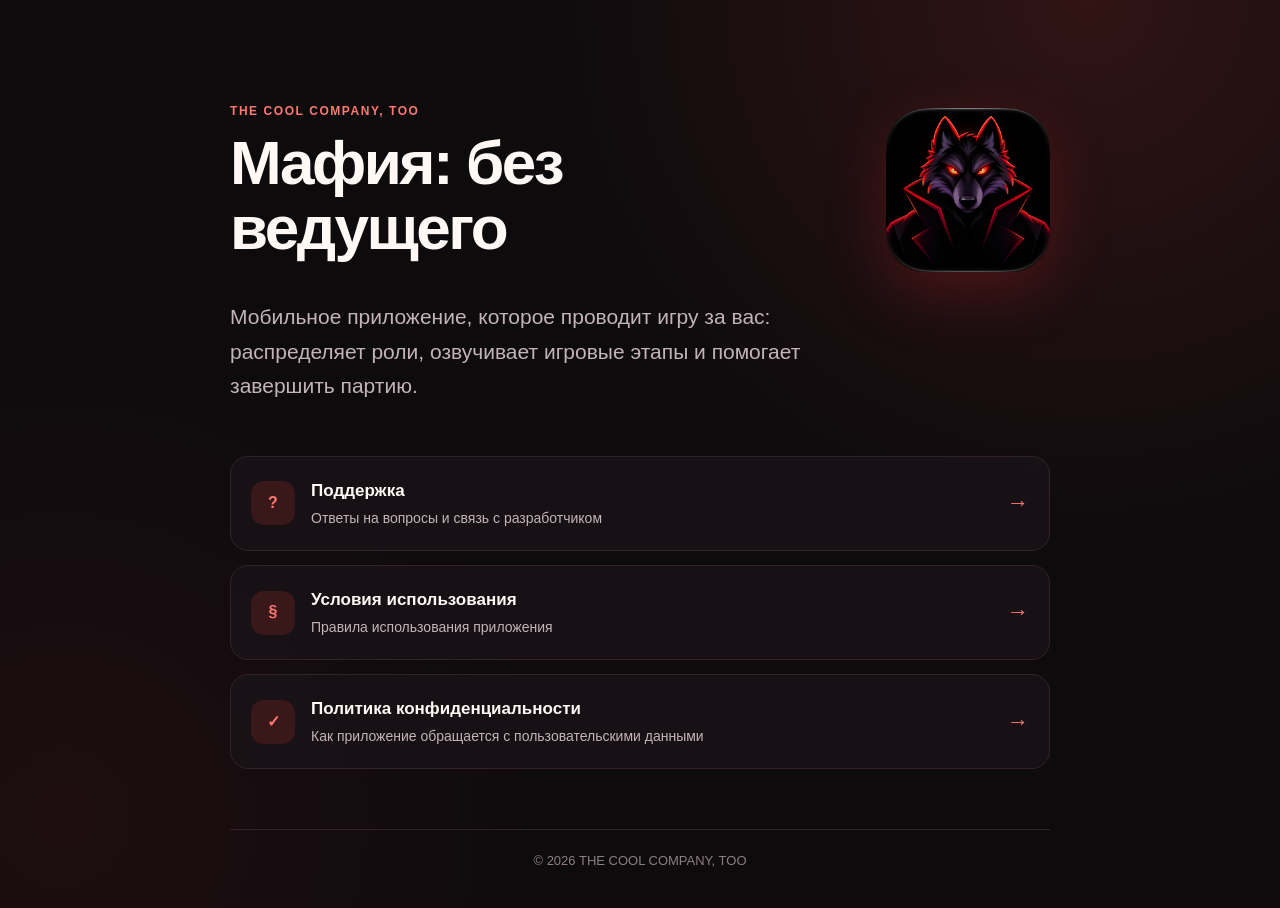
<file: index.html>
<!doctype html>
<html lang="ru">
<head>
  <meta charset="utf-8">
  <meta name="viewport" content="width=device-width, initial-scale=1">
  <meta name="description" content="Официальные страницы приложения «Мафия: без ведущего». Поддержка, условия использования и политика конфиденциальности.">
  <title>Мафия: без ведущего</title>
  <link rel="icon" type="image/png" href="assets/favicon.png">
  <link rel="apple-touch-icon" href="assets/apple-touch-icon.png">
  <link rel="stylesheet" href="assets/styles.css">
</head>
<body>
  <main class="shell">
    <section class="hero">
      <div class="hero-heading">
        <div>
          <p class="eyebrow">THE COOL COMPANY, TOO</p>
          <h1>Мафия: без ведущего</h1>
        </div>
        <img class="app-icon" src="assets/app-icon.png" alt="Иконка приложения «Мафия: без ведущего»" width="1024" height="1024">
      </div>
      <p class="lead">Мобильное приложение, которое проводит игру за вас: распределяет роли, озвучивает игровые этапы и помогает завершить партию.</p>
    </section>

    <section class="cards" aria-label="Документы и помощь">
      <a class="card" href="support/">
        <span class="card-icon" aria-hidden="true">?</span>
        <span>
          <strong>Поддержка</strong>
          <small>Ответы на вопросы и связь с разработчиком</small>
        </span>
        <span class="arrow" aria-hidden="true">→</span>
      </a>

      <a class="card" href="terms/">
        <span class="card-icon" aria-hidden="true">§</span>
        <span>
          <strong>Условия использования</strong>
          <small>Правила использования приложения</small>
        </span>
        <span class="arrow" aria-hidden="true">→</span>
      </a>

      <a class="card" href="privacy/">
        <span class="card-icon" aria-hidden="true">✓</span>
        <span>
          <strong>Политика конфиденциальности</strong>
          <small>Как приложение обращается с пользовательскими данными</small>
        </span>
        <span class="arrow" aria-hidden="true">→</span>
      </a>
    </section>

    <footer class="home-footer">© 2026 THE COOL COMPANY, TOO</footer>
  </main>
</body>
</html>
</file>
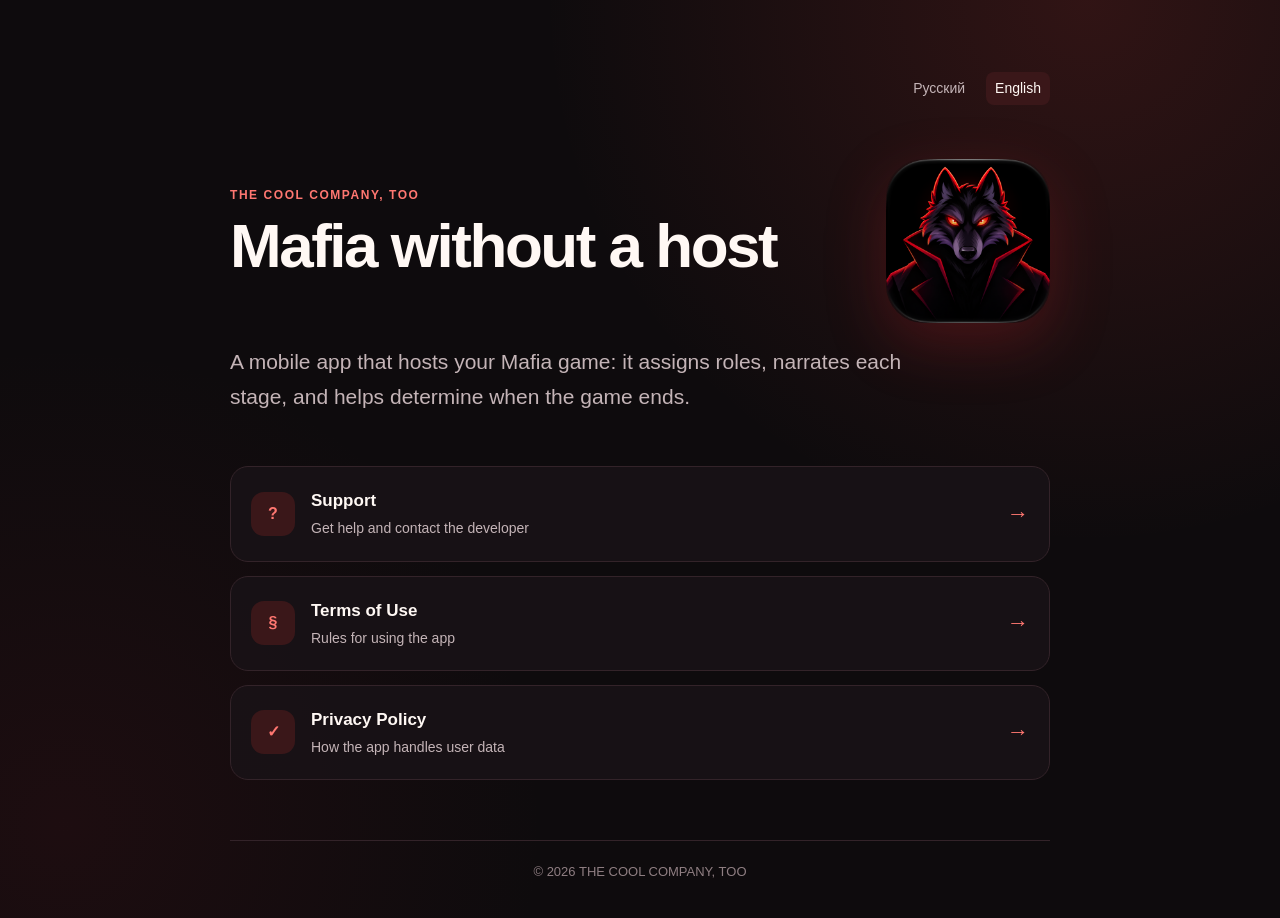
<file: en/index.html>
<!doctype html>
<html lang="en">
<head>
  <meta charset="utf-8">
  <meta name="viewport" content="width=device-width, initial-scale=1">
  <meta name="description" content="Official pages for Mafia without a host: support, terms of use, and privacy policy.">
  <title>Mafia without a host</title>
  <link rel="canonical" href="https://varb.github.io/mafia/en/">
  <link rel="alternate" hreflang="ru" href="https://varb.github.io/mafia/ru/">
  <link rel="alternate" hreflang="en" href="https://varb.github.io/mafia/en/">
  <link rel="icon" type="image/png" href="../assets/favicon.png">
  <link rel="apple-touch-icon" href="../assets/apple-touch-icon.png">
  <link rel="stylesheet" href="../assets/styles.css">
</head>
<body>
  <main class="shell">
    <nav class="language-switch" aria-label="Language"><a href="../ru/" lang="ru">Русский</a><a href="../en/" lang="en" aria-current="page">English</a></nav>
    <section class="hero">
      <div class="hero-heading">
        <div>
          <p class="eyebrow">THE COOL COMPANY, TOO</p>
          <h1>Mafia without a host</h1>
        </div>
        <img class="app-icon" src="../assets/app-icon.png" alt="Mafia without a host app icon" width="1024" height="1024">
      </div>
      <p class="lead">A mobile app that hosts your Mafia game: it assigns roles, narrates each stage, and helps determine when the game ends.</p>
    </section>

    <section class="cards" aria-label="Documents and help">
      <a class="card" href="support/">
        <span class="card-icon" aria-hidden="true">?</span>
        <span><strong>Support</strong><small>Get help and contact the developer</small></span>
        <span class="arrow" aria-hidden="true">→</span>
      </a>
      <a class="card" href="terms/">
        <span class="card-icon" aria-hidden="true">§</span>
        <span><strong>Terms of Use</strong><small>Rules for using the app</small></span>
        <span class="arrow" aria-hidden="true">→</span>
      </a>
      <a class="card" href="privacy/">
        <span class="card-icon" aria-hidden="true">✓</span>
        <span><strong>Privacy Policy</strong><small>How the app handles user data</small></span>
        <span class="arrow" aria-hidden="true">→</span>
      </a>
    </section>
    <footer class="home-footer">© 2026 THE COOL COMPANY, TOO</footer>
  </main>
</body>
</html>
</file>
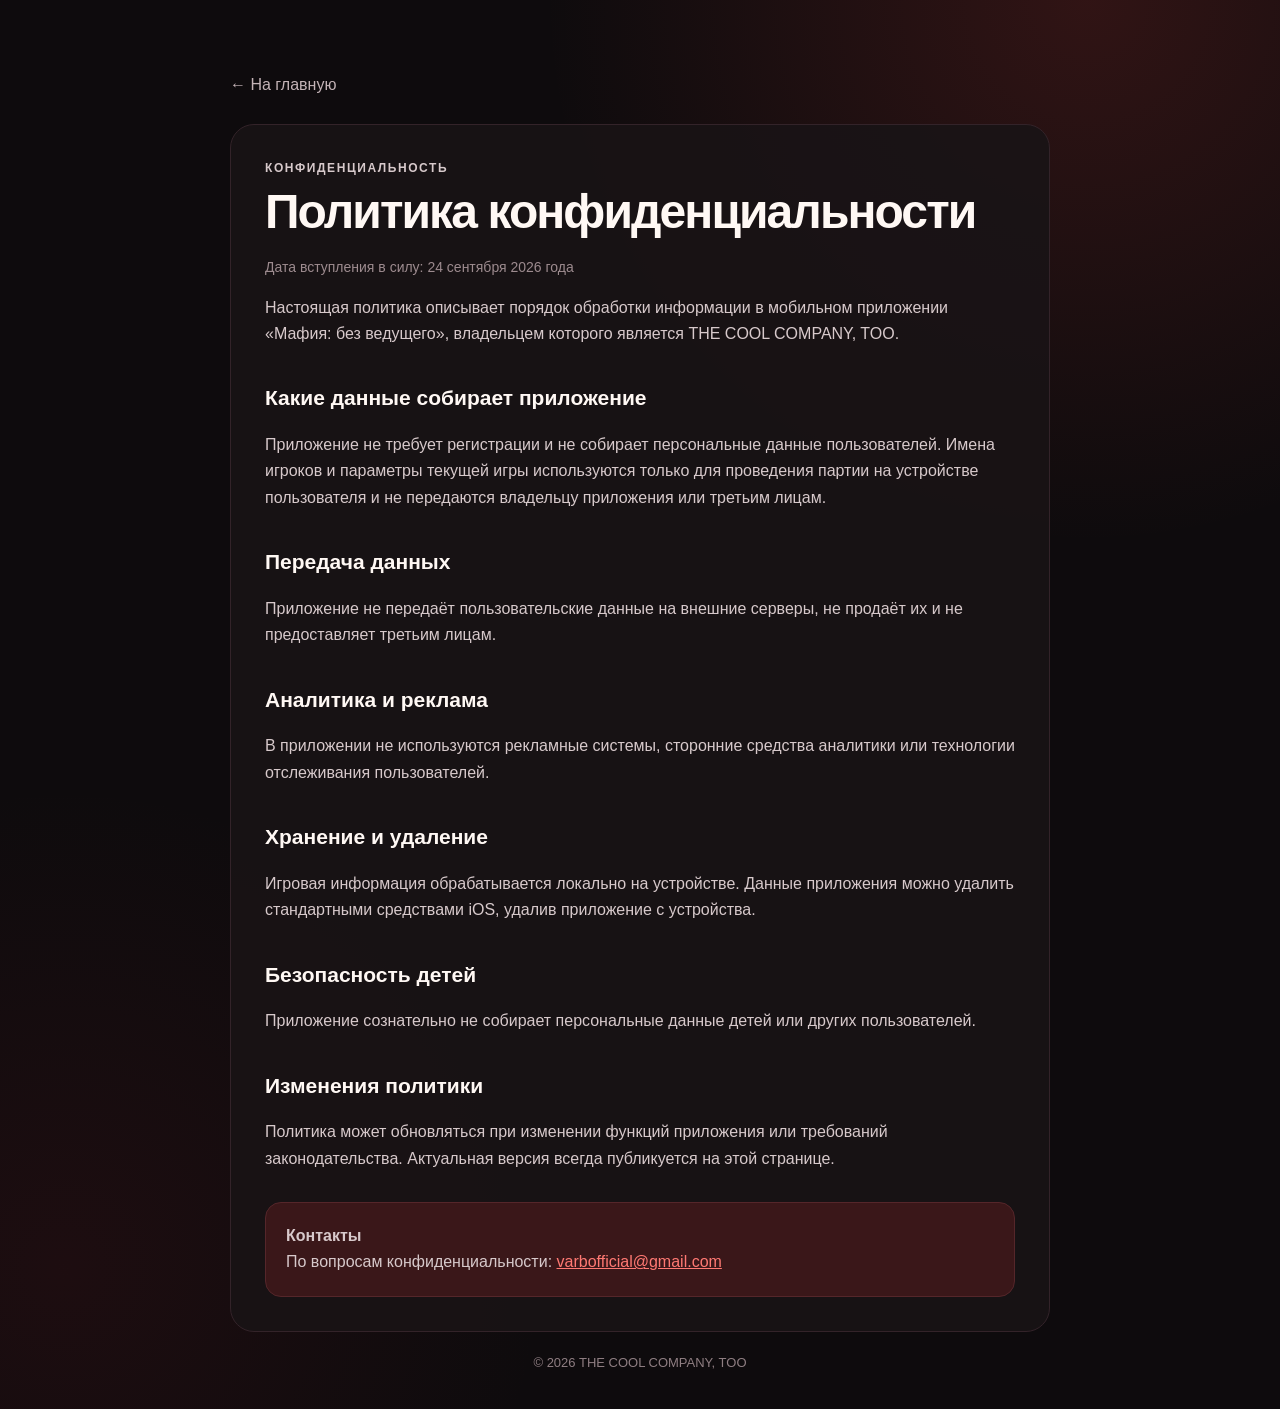
<file: privacy/index.html>
<!doctype html>
<html lang="ru">
<head>
  <meta charset="utf-8">
  <meta name="viewport" content="width=device-width, initial-scale=1">
  <meta name="description" content="Политика конфиденциальности приложения «Мафия: без ведущего».">
  <title>Политика конфиденциальности — Мафия: без ведущего</title>
  <link rel="icon" type="image/png" href="../assets/favicon.png">
  <link rel="apple-touch-icon" href="../assets/apple-touch-icon.png">
  <link rel="stylesheet" href="../assets/styles.css">
</head>
<body>
  <main class="shell">
    <a class="back" href="../">← На главную</a>
    <article class="document">
      <p class="eyebrow">Конфиденциальность</p>
      <h1>Политика конфиденциальности</h1>
      <p class="updated">Дата вступления в силу: 24 сентября 2026 года</p>

      <p>Настоящая политика описывает порядок обработки информации в мобильном приложении «Мафия: без ведущего», владельцем которого является THE COOL COMPANY, TOO.</p>

      <h2>Какие данные собирает приложение</h2>
      <p>Приложение не требует регистрации и не собирает персональные данные пользователей. Имена игроков и параметры текущей игры используются только для проведения партии на устройстве пользователя и не передаются владельцу приложения или третьим лицам.</p>

      <h2>Передача данных</h2>
      <p>Приложение не передаёт пользовательские данные на внешние серверы, не продаёт их и не предоставляет третьим лицам.</p>

      <h2>Аналитика и реклама</h2>
      <p>В приложении не используются рекламные системы, сторонние средства аналитики или технологии отслеживания пользователей.</p>

      <h2>Хранение и удаление</h2>
      <p>Игровая информация обрабатывается локально на устройстве. Данные приложения можно удалить стандартными средствами iOS, удалив приложение с устройства.</p>

      <h2>Безопасность детей</h2>
      <p>Приложение сознательно не собирает персональные данные детей или других пользователей.</p>

      <h2>Изменения политики</h2>
      <p>Политика может обновляться при изменении функций приложения или требований законодательства. Актуальная версия всегда публикуется на этой странице.</p>

      <div class="contact">
        <p><strong>Контакты</strong><br>
          По вопросам конфиденциальности: <a href="mailto:varbofficial@gmail.com">varbofficial@gmail.com</a>
        </p>
      </div>
    </article>
    <footer>© 2026 THE COOL COMPANY, TOO</footer>
  </main>
</body>
</html>
</file>
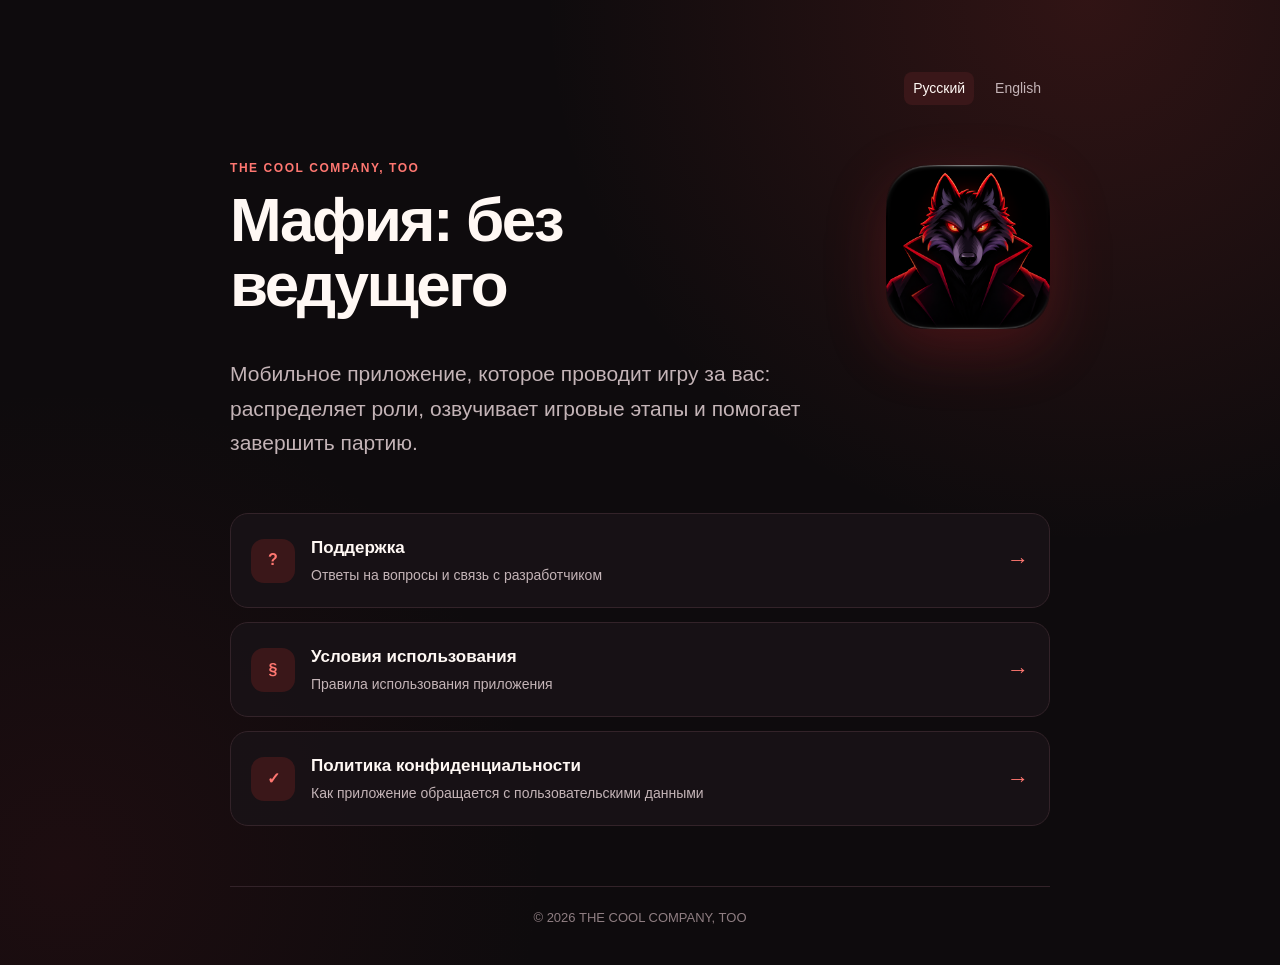
<file: ru/index.html>
<!doctype html>
<html lang="ru">
<head>
  <meta charset="utf-8">
  <meta name="viewport" content="width=device-width, initial-scale=1">
  <meta name="description" content="Официальные страницы приложения «Мафия: без ведущего». Поддержка, условия использования и политика конфиденциальности.">
  <title>Мафия: без ведущего</title>
  <link rel="canonical" href="https://varb.github.io/mafia/ru/">
  <link rel="alternate" hreflang="ru" href="https://varb.github.io/mafia/ru/">
  <link rel="alternate" hreflang="en" href="https://varb.github.io/mafia/en/">
  <link rel="icon" type="image/png" href="../assets/favicon.png">
  <link rel="apple-touch-icon" href="../assets/apple-touch-icon.png">
  <link rel="stylesheet" href="../assets/styles.css">
</head>
<body>
  <main class="shell">
    <nav class="language-switch" aria-label="Язык"><a href="../ru/" lang="ru" aria-current="page">Русский</a><a href="../en/" lang="en">English</a></nav>
    <section class="hero">
      <div class="hero-heading">
        <div>
          <p class="eyebrow">THE COOL COMPANY, TOO</p>
          <h1>Мафия: без ведущего</h1>
        </div>
        <img class="app-icon" src="../assets/app-icon.png" alt="Иконка приложения «Мафия: без ведущего»" width="1024" height="1024">
      </div>
      <p class="lead">Мобильное приложение, которое проводит игру за вас: распределяет роли, озвучивает игровые этапы и помогает завершить партию.</p>
    </section>

    <section class="cards" aria-label="Документы и помощь">
      <a class="card" href="support/">
        <span class="card-icon" aria-hidden="true">?</span>
        <span>
          <strong>Поддержка</strong>
          <small>Ответы на вопросы и связь с разработчиком</small>
        </span>
        <span class="arrow" aria-hidden="true">→</span>
      </a>

      <a class="card" href="terms/">
        <span class="card-icon" aria-hidden="true">§</span>
        <span>
          <strong>Условия использования</strong>
          <small>Правила использования приложения</small>
        </span>
        <span class="arrow" aria-hidden="true">→</span>
      </a>

      <a class="card" href="privacy/">
        <span class="card-icon" aria-hidden="true">✓</span>
        <span>
          <strong>Политика конфиденциальности</strong>
          <small>Как приложение обращается с пользовательскими данными</small>
        </span>
        <span class="arrow" aria-hidden="true">→</span>
      </a>
    </section>

    <footer class="home-footer">© 2026 THE COOL COMPANY, TOO</footer>
  </main>
</body>
</html>
</file>
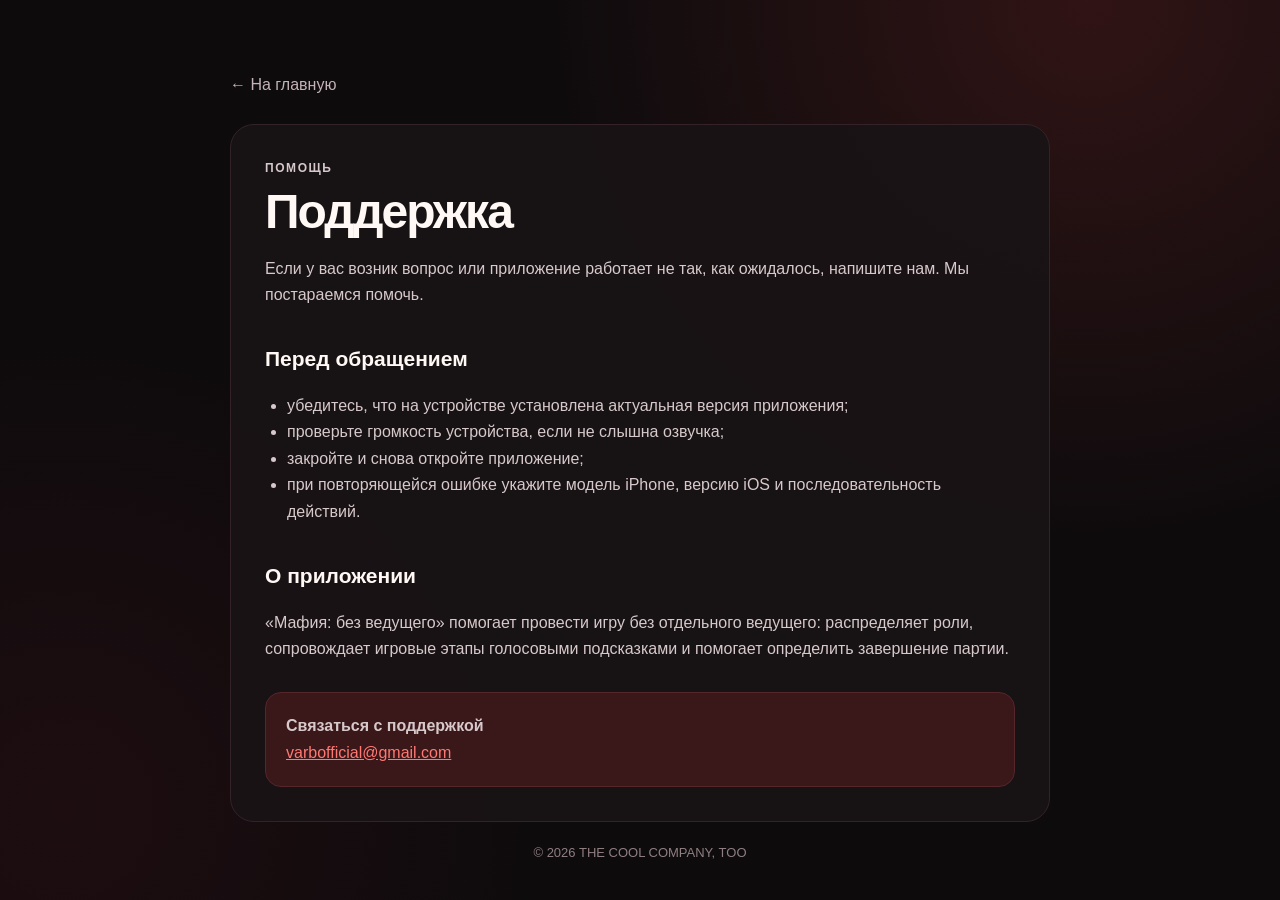
<file: support/index.html>
<!doctype html>
<html lang="ru">
<head>
  <meta charset="utf-8">
  <meta name="viewport" content="width=device-width, initial-scale=1">
  <meta name="description" content="Поддержка приложения «Мафия: без ведущего».">
  <title>Поддержка — Мафия: без ведущего</title>
  <link rel="icon" type="image/png" href="../assets/favicon.png">
  <link rel="apple-touch-icon" href="../assets/apple-touch-icon.png">
  <link rel="stylesheet" href="../assets/styles.css">
</head>
<body>
  <main class="shell">
    <a class="back" href="../">← На главную</a>
    <article class="document">
      <p class="eyebrow">Помощь</p>
      <h1>Поддержка</h1>
      <p>Если у вас возник вопрос или приложение работает не так, как ожидалось, напишите нам. Мы постараемся помочь.</p>

      <h2>Перед обращением</h2>
      <ul>
        <li>убедитесь, что на устройстве установлена актуальная версия приложения;</li>
        <li>проверьте громкость устройства, если не слышна озвучка;</li>
        <li>закройте и снова откройте приложение;</li>
        <li>при повторяющейся ошибке укажите модель iPhone, версию iOS и последовательность действий.</li>
      </ul>

      <h2>О приложении</h2>
      <p>«Мафия: без ведущего» помогает провести игру без отдельного ведущего: распределяет роли, сопровождает игровые этапы голосовыми подсказками и помогает определить завершение партии.</p>

      <div class="contact">
        <p><strong>Связаться с поддержкой</strong><br>
          <a href="mailto:varbofficial@gmail.com">varbofficial@gmail.com</a>
        </p>
      </div>
    </article>
    <footer>© 2026 THE COOL COMPANY, TOO</footer>
  </main>
</body>
</html>
</file>
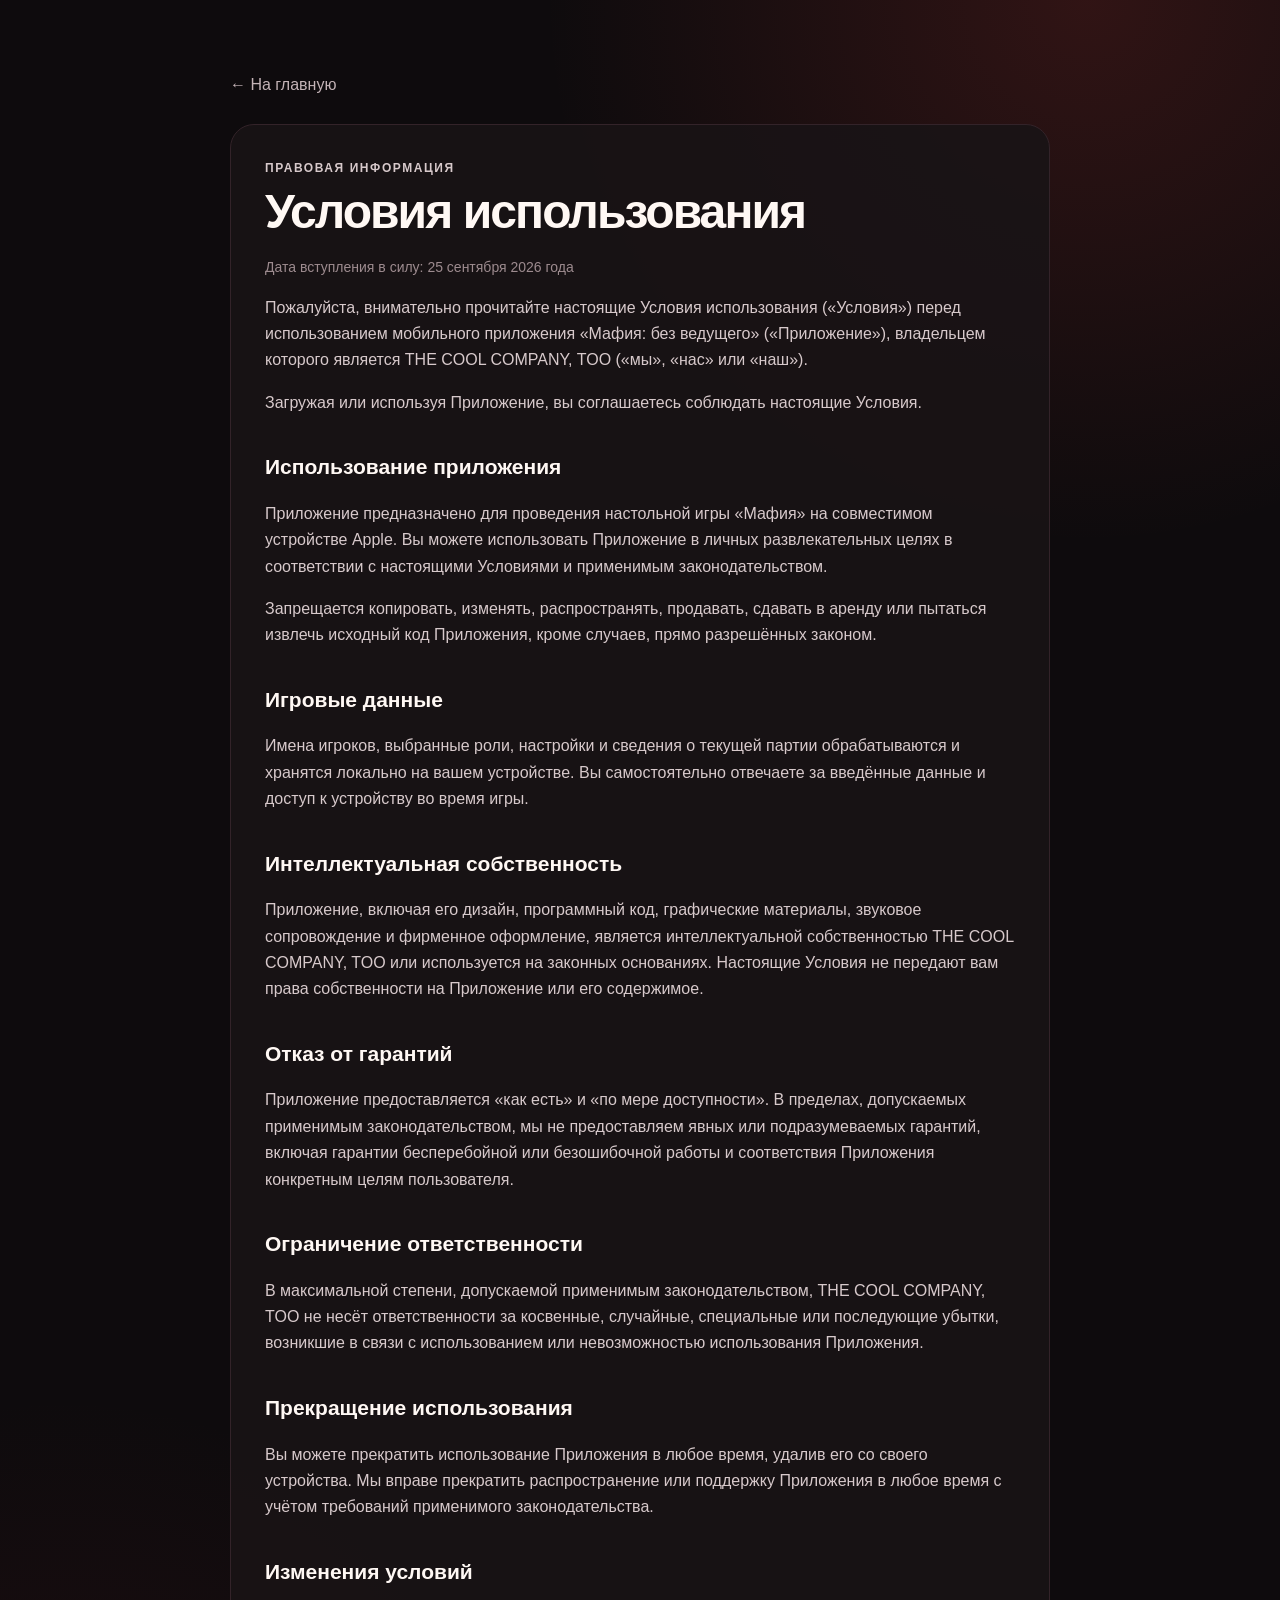
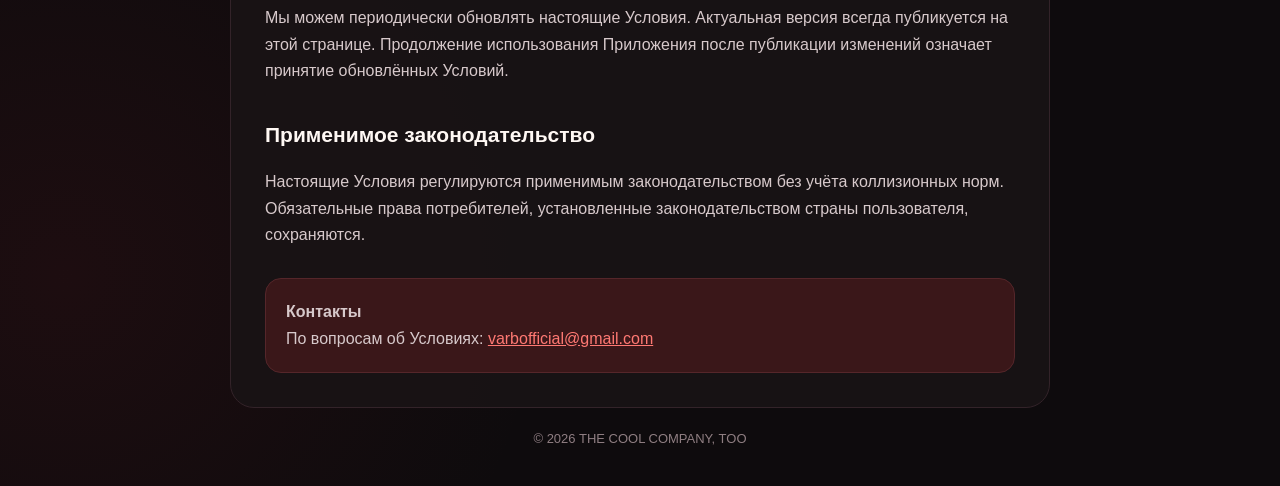
<file: terms/index.html>
<!doctype html>
<html lang="ru">
<head>
  <meta charset="utf-8">
  <meta name="viewport" content="width=device-width, initial-scale=1">
  <meta name="description" content="Условия использования приложения «Мафия: без ведущего».">
  <title>Условия использования — Мафия: без ведущего</title>
  <link rel="icon" type="image/png" href="../assets/favicon.png">
  <link rel="apple-touch-icon" href="../assets/apple-touch-icon.png">
  <link rel="stylesheet" href="../assets/styles.css">
</head>
<body>
  <main class="shell">
    <a class="back" href="../">← На главную</a>
    <article class="document">
      <p class="eyebrow">Правовая информация</p>
      <h1>Условия использования</h1>
      <p class="updated">Дата вступления в силу: 25 сентября 2026 года</p>

      <p>Пожалуйста, внимательно прочитайте настоящие Условия использования («Условия») перед использованием мобильного приложения «Мафия: без ведущего» («Приложение»), владельцем которого является THE COOL COMPANY, TOO («мы», «нас» или «наш»).</p>

      <p>Загружая или используя Приложение, вы соглашаетесь соблюдать настоящие Условия.</p>

      <h2>Использование приложения</h2>
      <p>Приложение предназначено для проведения настольной игры «Мафия» на совместимом устройстве Apple. Вы можете использовать Приложение в личных развлекательных целях в соответствии с настоящими Условиями и применимым законодательством.</p>

      <p>Запрещается копировать, изменять, распространять, продавать, сдавать в аренду или пытаться извлечь исходный код Приложения, кроме случаев, прямо разрешённых законом.</p>

      <h2>Игровые данные</h2>
      <p>Имена игроков, выбранные роли, настройки и сведения о текущей партии обрабатываются и хранятся локально на вашем устройстве. Вы самостоятельно отвечаете за введённые данные и доступ к устройству во время игры.</p>

      <h2>Интеллектуальная собственность</h2>
      <p>Приложение, включая его дизайн, программный код, графические материалы, звуковое сопровождение и фирменное оформление, является интеллектуальной собственностью THE COOL COMPANY, TOO или используется на законных основаниях. Настоящие Условия не передают вам права собственности на Приложение или его содержимое.</p>

      <h2>Отказ от гарантий</h2>
      <p>Приложение предоставляется «как есть» и «по мере доступности». В пределах, допускаемых применимым законодательством, мы не предоставляем явных или подразумеваемых гарантий, включая гарантии бесперебойной или безошибочной работы и соответствия Приложения конкретным целям пользователя.</p>

      <h2>Ограничение ответственности</h2>
      <p>В максимальной степени, допускаемой применимым законодательством, THE COOL COMPANY, TOO не несёт ответственности за косвенные, случайные, специальные или последующие убытки, возникшие в связи с использованием или невозможностью использования Приложения.</p>

      <h2>Прекращение использования</h2>
      <p>Вы можете прекратить использование Приложения в любое время, удалив его со своего устройства. Мы вправе прекратить распространение или поддержку Приложения в любое время с учётом требований применимого законодательства.</p>

      <h2>Изменения условий</h2>
      <p>Мы можем периодически обновлять настоящие Условия. Актуальная версия всегда публикуется на этой странице. Продолжение использования Приложения после публикации изменений означает принятие обновлённых Условий.</p>

      <h2>Применимое законодательство</h2>
      <p>Настоящие Условия регулируются применимым законодательством без учёта коллизионных норм. Обязательные права потребителей, установленные законодательством страны пользователя, сохраняются.</p>

      <div class="contact">
        <p><strong>Контакты</strong><br>
          По вопросам об Условиях: <a href="mailto:varbofficial@gmail.com">varbofficial@gmail.com</a>
        </p>
      </div>
    </article>
    <footer>© 2026 THE COOL COMPANY, TOO</footer>
  </main>
</body>
</html>
</file>
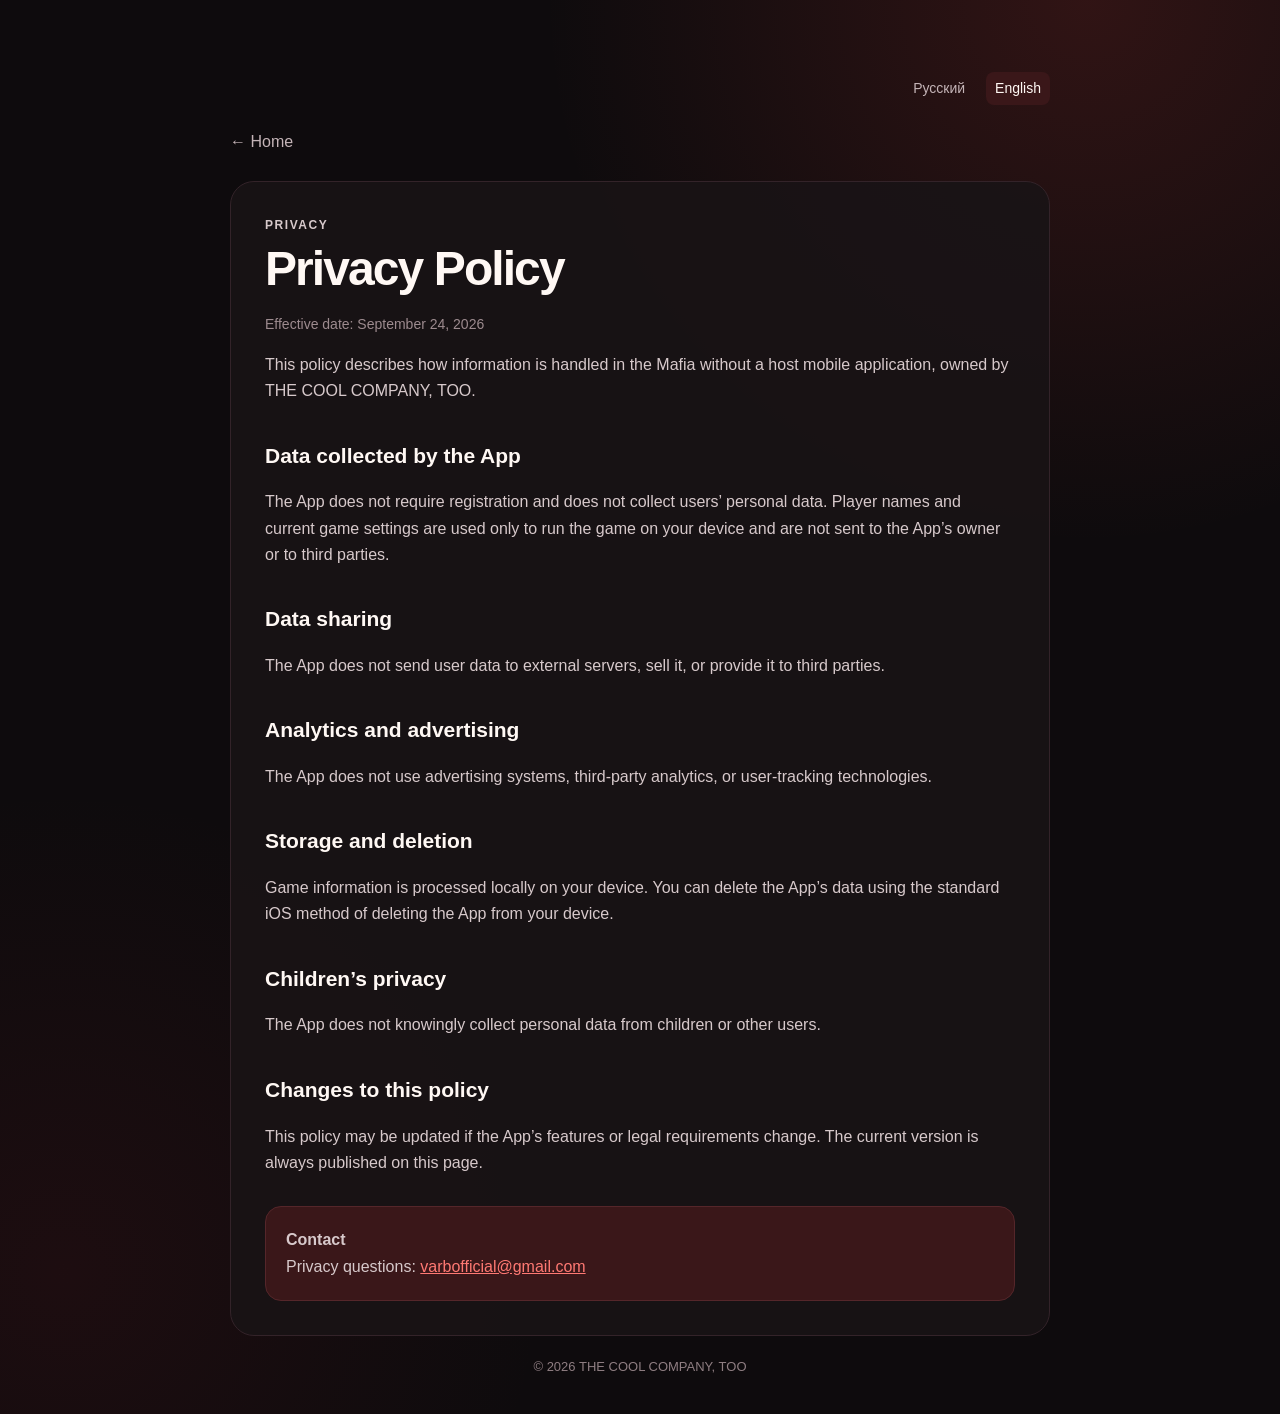
<file: en/privacy/index.html>
<!doctype html>
<html lang="en">
<head>
  <meta charset="utf-8">
  <meta name="viewport" content="width=device-width, initial-scale=1">
  <meta name="description" content="Privacy Policy for Mafia without a host.">
  <title>Privacy Policy — Mafia without a host</title>
  <link rel="canonical" href="https://varb.github.io/mafia/en/privacy/">
  <link rel="alternate" hreflang="ru" href="https://varb.github.io/mafia/ru/privacy/">
  <link rel="alternate" hreflang="en" href="https://varb.github.io/mafia/en/privacy/">
  <link rel="icon" type="image/png" href="../../assets/favicon.png">
  <link rel="apple-touch-icon" href="../../assets/apple-touch-icon.png">
  <link rel="stylesheet" href="../../assets/styles.css">
</head>
<body>
  <main class="shell">
    <nav class="language-switch" aria-label="Language"><a href="../../ru/privacy/" lang="ru">Русский</a><a href="../../en/privacy/" lang="en" aria-current="page">English</a></nav>
    <a class="back" href="../">← Home</a>
    <article class="document">
      <p class="eyebrow">Privacy</p>
      <h1>Privacy Policy</h1>
      <p class="updated">Effective date: September 24, 2026</p>

      <p>This policy describes how information is handled in the Mafia without a host mobile application, owned by THE COOL COMPANY, TOO.</p>

      <h2>Data collected by the App</h2>
      <p>The App does not require registration and does not collect users’ personal data. Player names and current game settings are used only to run the game on your device and are not sent to the App’s owner or to third parties.</p>

      <h2>Data sharing</h2>
      <p>The App does not send user data to external servers, sell it, or provide it to third parties.</p>

      <h2>Analytics and advertising</h2>
      <p>The App does not use advertising systems, third-party analytics, or user-tracking technologies.</p>

      <h2>Storage and deletion</h2>
      <p>Game information is processed locally on your device. You can delete the App’s data using the standard iOS method of deleting the App from your device.</p>

      <h2>Children’s privacy</h2>
      <p>The App does not knowingly collect personal data from children or other users.</p>

      <h2>Changes to this policy</h2>
      <p>This policy may be updated if the App’s features or legal requirements change. The current version is always published on this page.</p>

      <div class="contact">
        <p><strong>Contact</strong><br>
          Privacy questions: <a href="mailto:varbofficial@gmail.com">varbofficial@gmail.com</a>
        </p>
      </div>
    </article>
    <footer>© 2026 THE COOL COMPANY, TOO</footer>
  </main>
</body>
</html>
</file>
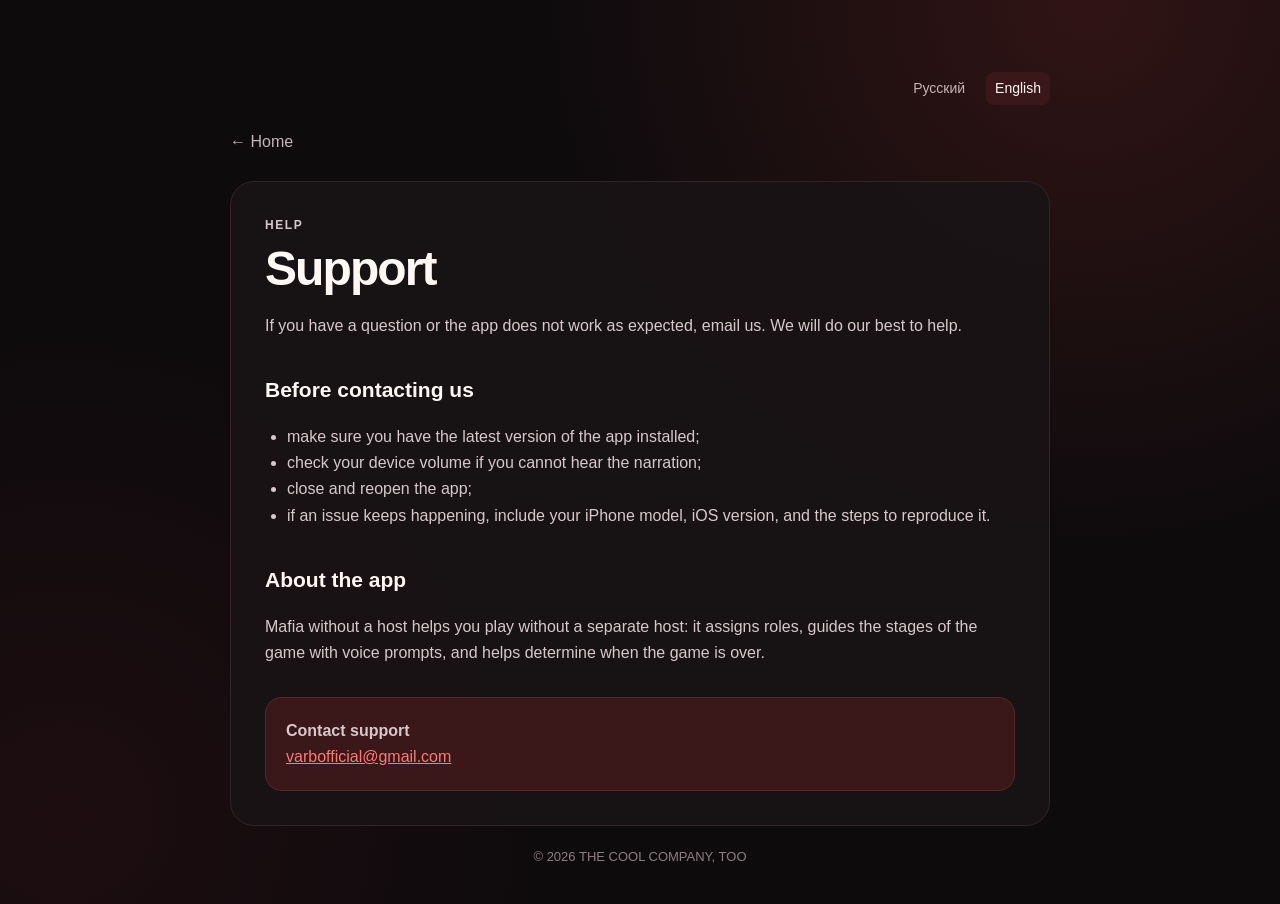
<file: en/support/index.html>
<!doctype html>
<html lang="en">
<head>
  <meta charset="utf-8">
  <meta name="viewport" content="width=device-width, initial-scale=1">
  <meta name="description" content="Support for Mafia without a host.">
  <title>Support — Mafia without a host</title>
  <link rel="canonical" href="https://varb.github.io/mafia/en/support/">
  <link rel="alternate" hreflang="ru" href="https://varb.github.io/mafia/ru/support/">
  <link rel="alternate" hreflang="en" href="https://varb.github.io/mafia/en/support/">
  <link rel="icon" type="image/png" href="../../assets/favicon.png">
  <link rel="apple-touch-icon" href="../../assets/apple-touch-icon.png">
  <link rel="stylesheet" href="../../assets/styles.css">
</head>
<body>
  <main class="shell">
    <nav class="language-switch" aria-label="Language"><a href="../../ru/support/" lang="ru">Русский</a><a href="../../en/support/" lang="en" aria-current="page">English</a></nav>
    <a class="back" href="../">← Home</a>
    <article class="document">
      <p class="eyebrow">Help</p>
      <h1>Support</h1>
      <p>If you have a question or the app does not work as expected, email us. We will do our best to help.</p>

      <h2>Before contacting us</h2>
      <ul>
        <li>make sure you have the latest version of the app installed;</li>
        <li>check your device volume if you cannot hear the narration;</li>
        <li>close and reopen the app;</li>
        <li>if an issue keeps happening, include your iPhone model, iOS version, and the steps to reproduce it.</li>
      </ul>

      <h2>About the app</h2>
      <p>Mafia without a host helps you play without a separate host: it assigns roles, guides the stages of the game with voice prompts, and helps determine when the game is over.</p>

      <div class="contact">
        <p><strong>Contact support</strong><br>
          <a href="mailto:varbofficial@gmail.com">varbofficial@gmail.com</a>
        </p>
      </div>
    </article>
    <footer>© 2026 THE COOL COMPANY, TOO</footer>
  </main>
</body>
</html>
</file>
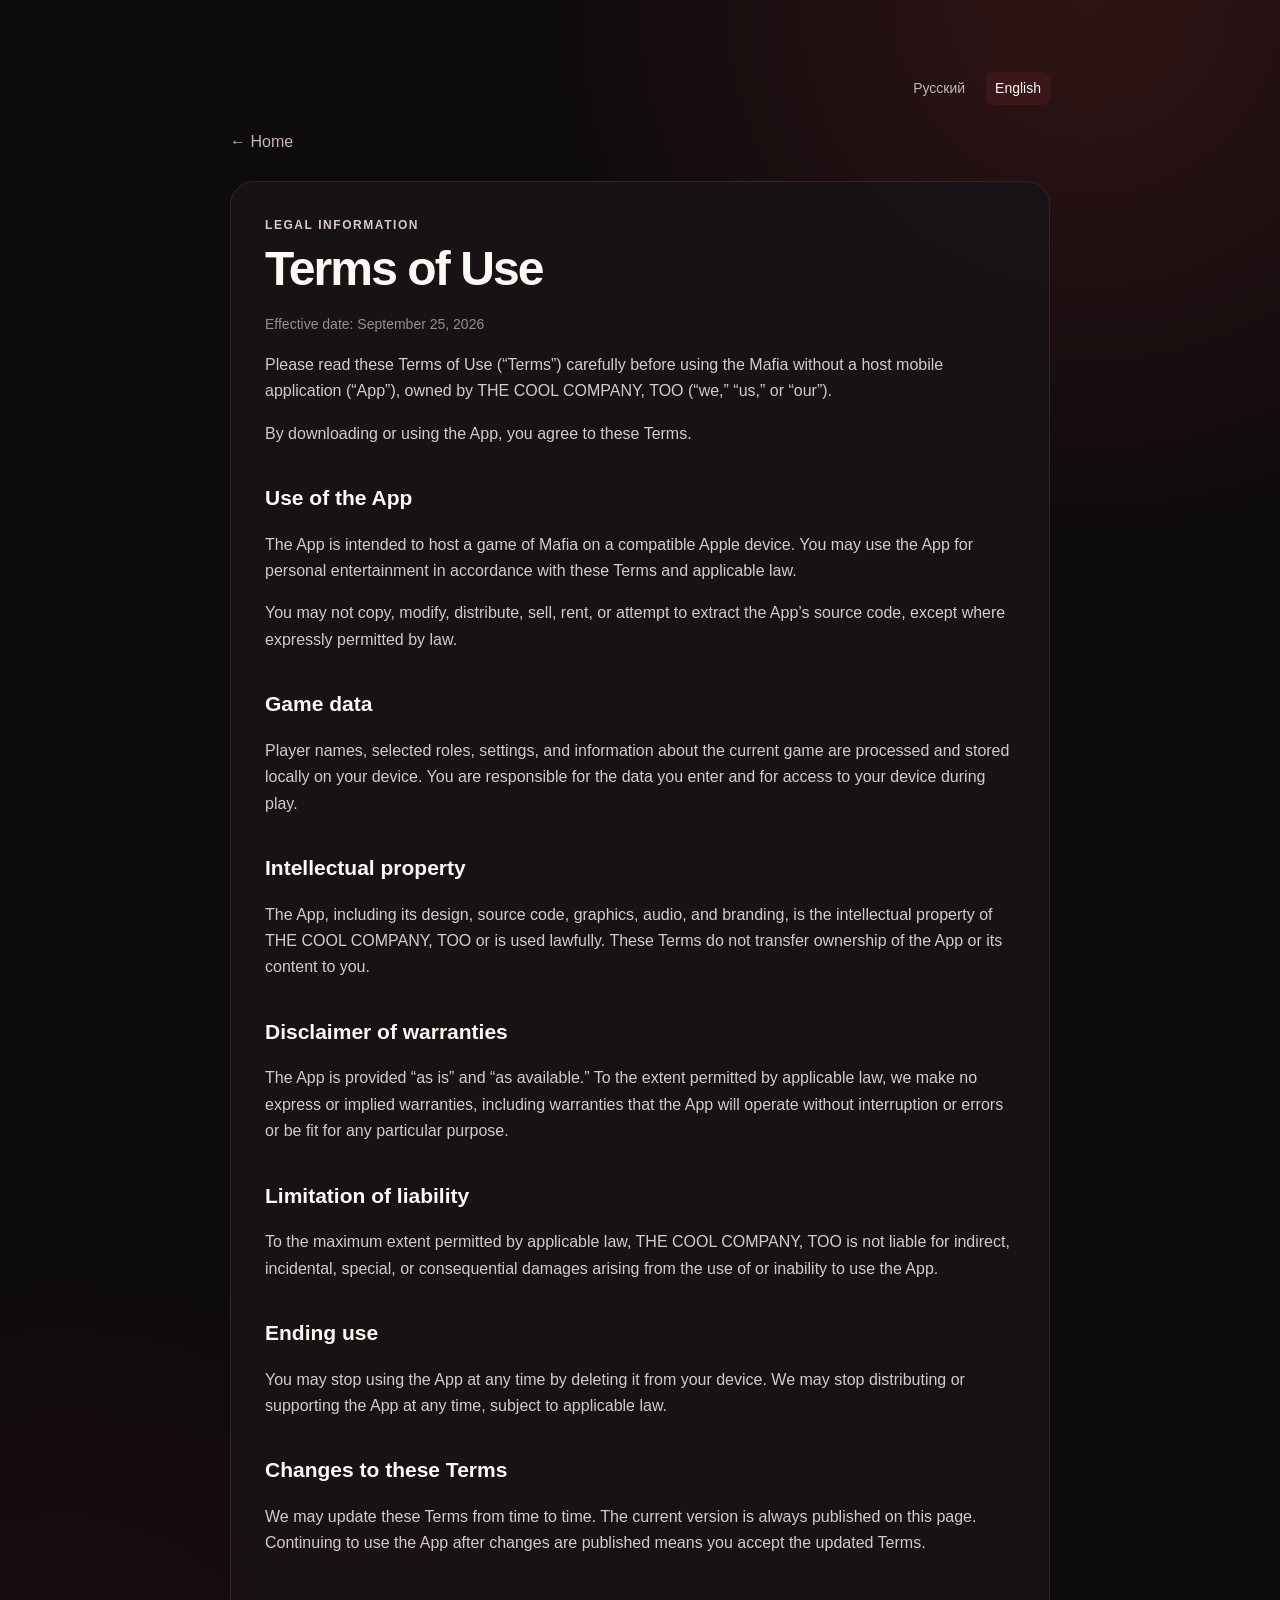
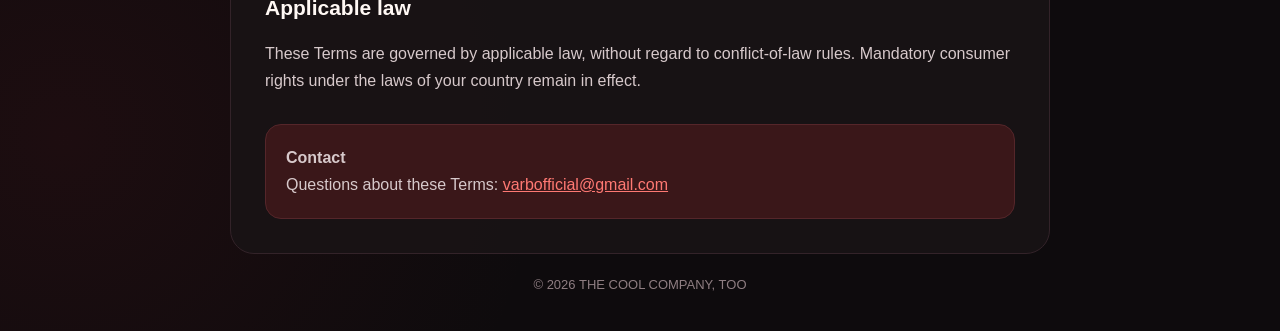
<file: en/terms/index.html>
<!doctype html>
<html lang="en">
<head>
  <meta charset="utf-8">
  <meta name="viewport" content="width=device-width, initial-scale=1">
  <meta name="description" content="Terms of Use for Mafia without a host.">
  <title>Terms of Use — Mafia without a host</title>
  <link rel="canonical" href="https://varb.github.io/mafia/en/terms/">
  <link rel="alternate" hreflang="ru" href="https://varb.github.io/mafia/ru/terms/">
  <link rel="alternate" hreflang="en" href="https://varb.github.io/mafia/en/terms/">
  <link rel="icon" type="image/png" href="../../assets/favicon.png">
  <link rel="apple-touch-icon" href="../../assets/apple-touch-icon.png">
  <link rel="stylesheet" href="../../assets/styles.css">
</head>
<body>
  <main class="shell">
    <nav class="language-switch" aria-label="Language"><a href="../../ru/terms/" lang="ru">Русский</a><a href="../../en/terms/" lang="en" aria-current="page">English</a></nav>
    <a class="back" href="../">← Home</a>
    <article class="document">
      <p class="eyebrow">Legal information</p>
      <h1>Terms of Use</h1>
      <p class="updated">Effective date: September 25, 2026</p>

      <p>Please read these Terms of Use (“Terms”) carefully before using the Mafia without a host mobile application (“App”), owned by THE COOL COMPANY, TOO (“we,” “us,” or “our”).</p>
      <p>By downloading or using the App, you agree to these Terms.</p>

      <h2>Use of the App</h2>
      <p>The App is intended to host a game of Mafia on a compatible Apple device. You may use the App for personal entertainment in accordance with these Terms and applicable law.</p>
      <p>You may not copy, modify, distribute, sell, rent, or attempt to extract the App’s source code, except where expressly permitted by law.</p>

      <h2>Game data</h2>
      <p>Player names, selected roles, settings, and information about the current game are processed and stored locally on your device. You are responsible for the data you enter and for access to your device during play.</p>

      <h2>Intellectual property</h2>
      <p>The App, including its design, source code, graphics, audio, and branding, is the intellectual property of THE COOL COMPANY, TOO or is used lawfully. These Terms do not transfer ownership of the App or its content to you.</p>

      <h2>Disclaimer of warranties</h2>
      <p>The App is provided “as is” and “as available.” To the extent permitted by applicable law, we make no express or implied warranties, including warranties that the App will operate without interruption or errors or be fit for any particular purpose.</p>

      <h2>Limitation of liability</h2>
      <p>To the maximum extent permitted by applicable law, THE COOL COMPANY, TOO is not liable for indirect, incidental, special, or consequential damages arising from the use of or inability to use the App.</p>

      <h2>Ending use</h2>
      <p>You may stop using the App at any time by deleting it from your device. We may stop distributing or supporting the App at any time, subject to applicable law.</p>

      <h2>Changes to these Terms</h2>
      <p>We may update these Terms from time to time. The current version is always published on this page. Continuing to use the App after changes are published means you accept the updated Terms.</p>

      <h2>Applicable law</h2>
      <p>These Terms are governed by applicable law, without regard to conflict-of-law rules. Mandatory consumer rights under the laws of your country remain in effect.</p>

      <div class="contact">
        <p><strong>Contact</strong><br>
          Questions about these Terms: <a href="mailto:varbofficial@gmail.com">varbofficial@gmail.com</a>
        </p>
      </div>
    </article>
    <footer>© 2026 THE COOL COMPANY, TOO</footer>
  </main>
</body>
</html>
</file>
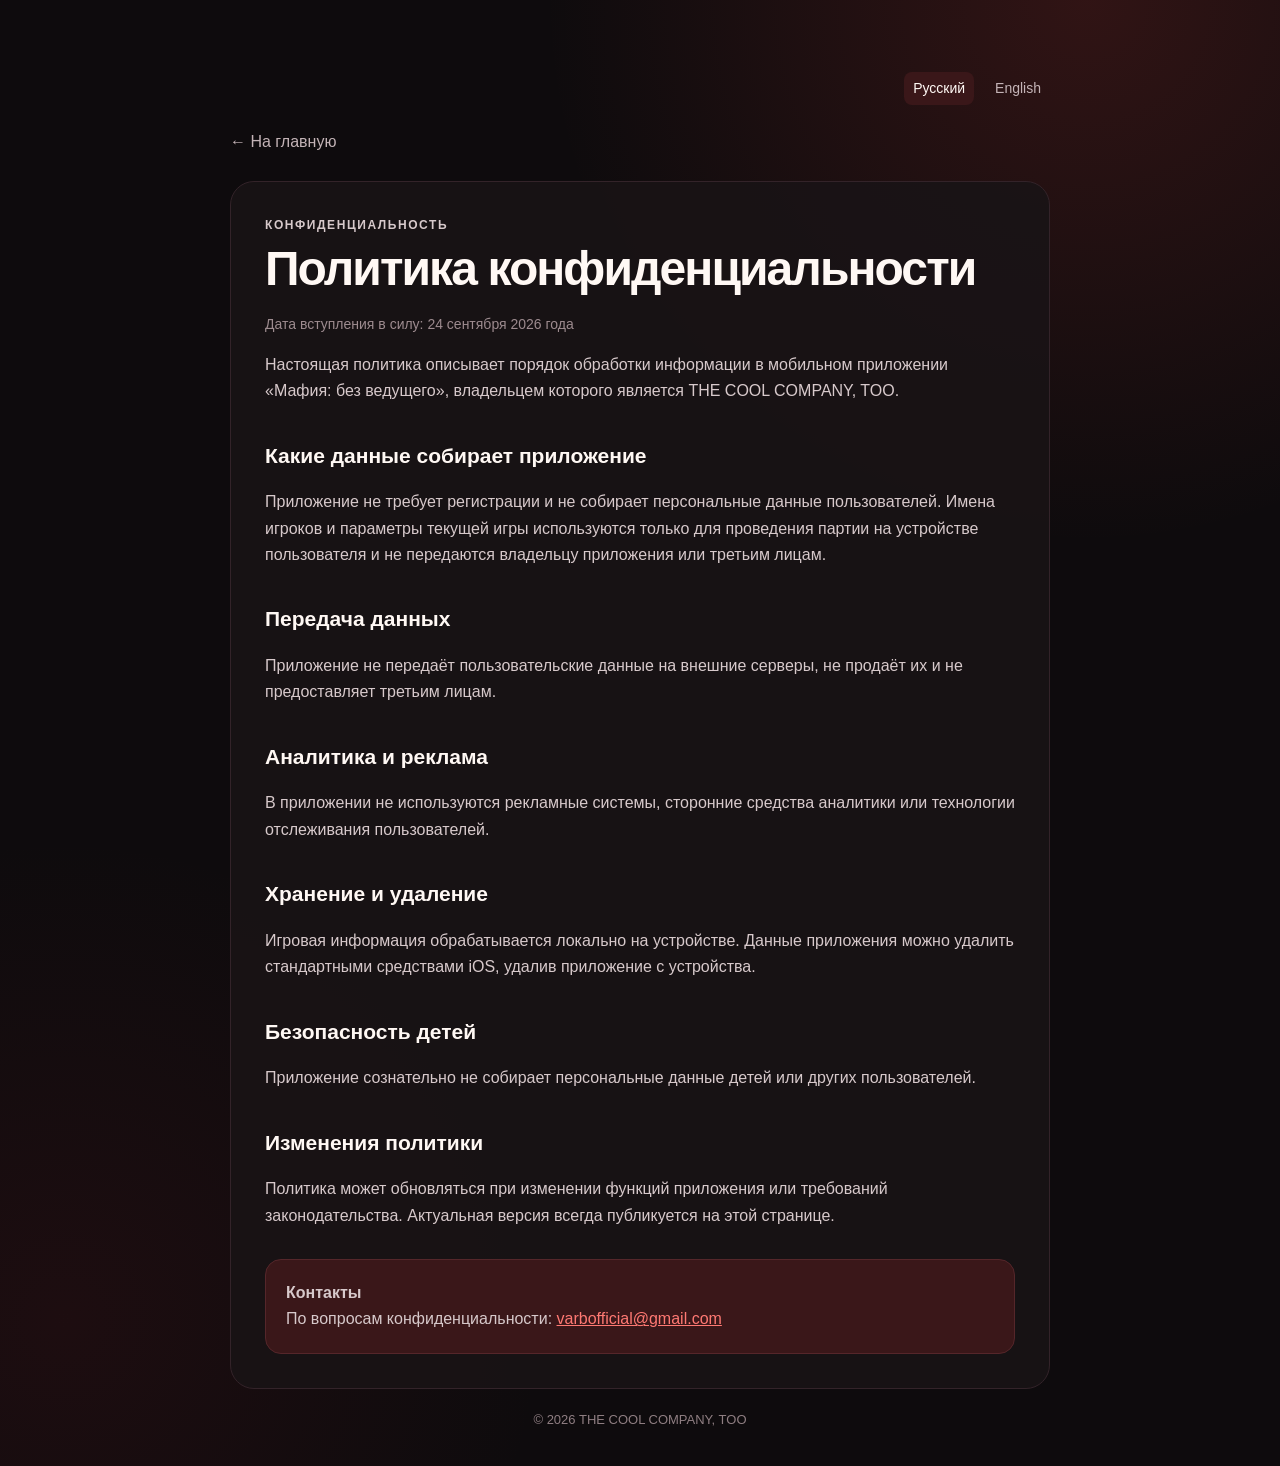
<file: ru/privacy/index.html>
<!doctype html>
<html lang="ru">
<head>
  <meta charset="utf-8">
  <meta name="viewport" content="width=device-width, initial-scale=1">
  <meta name="description" content="Политика конфиденциальности приложения «Мафия: без ведущего».">
  <title>Политика конфиденциальности — Мафия: без ведущего</title>
  <link rel="canonical" href="https://varb.github.io/mafia/ru/privacy/">
  <link rel="alternate" hreflang="ru" href="https://varb.github.io/mafia/ru/privacy/">
  <link rel="alternate" hreflang="en" href="https://varb.github.io/mafia/en/privacy/">
  <link rel="icon" type="image/png" href="../../assets/favicon.png">
  <link rel="apple-touch-icon" href="../../assets/apple-touch-icon.png">
  <link rel="stylesheet" href="../../assets/styles.css">
</head>
<body>
  <main class="shell">
    <nav class="language-switch" aria-label="Язык"><a href="../../ru/privacy/" lang="ru" aria-current="page">Русский</a><a href="../../en/privacy/" lang="en">English</a></nav>
    <a class="back" href="../">← На главную</a>
    <article class="document">
      <p class="eyebrow">Конфиденциальность</p>
      <h1>Политика конфиденциальности</h1>
      <p class="updated">Дата вступления в силу: 24 сентября 2026 года</p>

      <p>Настоящая политика описывает порядок обработки информации в мобильном приложении «Мафия: без ведущего», владельцем которого является THE COOL COMPANY, TOO.</p>

      <h2>Какие данные собирает приложение</h2>
      <p>Приложение не требует регистрации и не собирает персональные данные пользователей. Имена игроков и параметры текущей игры используются только для проведения партии на устройстве пользователя и не передаются владельцу приложения или третьим лицам.</p>

      <h2>Передача данных</h2>
      <p>Приложение не передаёт пользовательские данные на внешние серверы, не продаёт их и не предоставляет третьим лицам.</p>

      <h2>Аналитика и реклама</h2>
      <p>В приложении не используются рекламные системы, сторонние средства аналитики или технологии отслеживания пользователей.</p>

      <h2>Хранение и удаление</h2>
      <p>Игровая информация обрабатывается локально на устройстве. Данные приложения можно удалить стандартными средствами iOS, удалив приложение с устройства.</p>

      <h2>Безопасность детей</h2>
      <p>Приложение сознательно не собирает персональные данные детей или других пользователей.</p>

      <h2>Изменения политики</h2>
      <p>Политика может обновляться при изменении функций приложения или требований законодательства. Актуальная версия всегда публикуется на этой странице.</p>

      <div class="contact">
        <p><strong>Контакты</strong><br>
          По вопросам конфиденциальности: <a href="mailto:varbofficial@gmail.com">varbofficial@gmail.com</a>
        </p>
      </div>
    </article>
    <footer>© 2026 THE COOL COMPANY, TOO</footer>
  </main>
</body>
</html>
</file>
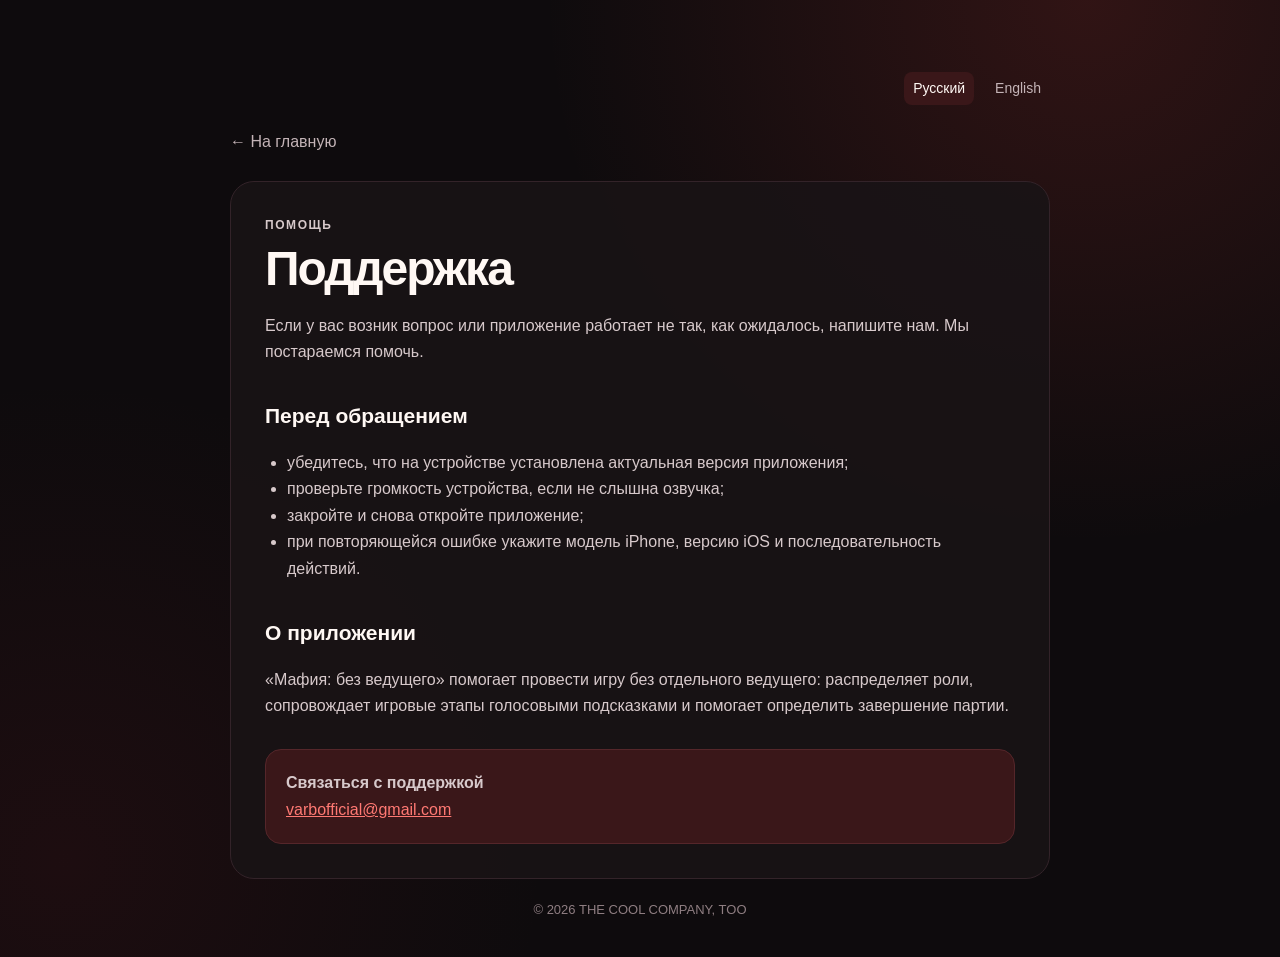
<file: ru/support/index.html>
<!doctype html>
<html lang="ru">
<head>
  <meta charset="utf-8">
  <meta name="viewport" content="width=device-width, initial-scale=1">
  <meta name="description" content="Поддержка приложения «Мафия: без ведущего».">
  <title>Поддержка — Мафия: без ведущего</title>
  <link rel="canonical" href="https://varb.github.io/mafia/ru/support/">
  <link rel="alternate" hreflang="ru" href="https://varb.github.io/mafia/ru/support/">
  <link rel="alternate" hreflang="en" href="https://varb.github.io/mafia/en/support/">
  <link rel="icon" type="image/png" href="../../assets/favicon.png">
  <link rel="apple-touch-icon" href="../../assets/apple-touch-icon.png">
  <link rel="stylesheet" href="../../assets/styles.css">
</head>
<body>
  <main class="shell">
    <nav class="language-switch" aria-label="Язык"><a href="../../ru/support/" lang="ru" aria-current="page">Русский</a><a href="../../en/support/" lang="en">English</a></nav>
    <a class="back" href="../">← На главную</a>
    <article class="document">
      <p class="eyebrow">Помощь</p>
      <h1>Поддержка</h1>
      <p>Если у вас возник вопрос или приложение работает не так, как ожидалось, напишите нам. Мы постараемся помочь.</p>

      <h2>Перед обращением</h2>
      <ul>
        <li>убедитесь, что на устройстве установлена актуальная версия приложения;</li>
        <li>проверьте громкость устройства, если не слышна озвучка;</li>
        <li>закройте и снова откройте приложение;</li>
        <li>при повторяющейся ошибке укажите модель iPhone, версию iOS и последовательность действий.</li>
      </ul>

      <h2>О приложении</h2>
      <p>«Мафия: без ведущего» помогает провести игру без отдельного ведущего: распределяет роли, сопровождает игровые этапы голосовыми подсказками и помогает определить завершение партии.</p>

      <div class="contact">
        <p><strong>Связаться с поддержкой</strong><br>
          <a href="mailto:varbofficial@gmail.com">varbofficial@gmail.com</a>
        </p>
      </div>
    </article>
    <footer>© 2026 THE COOL COMPANY, TOO</footer>
  </main>
</body>
</html>
</file>
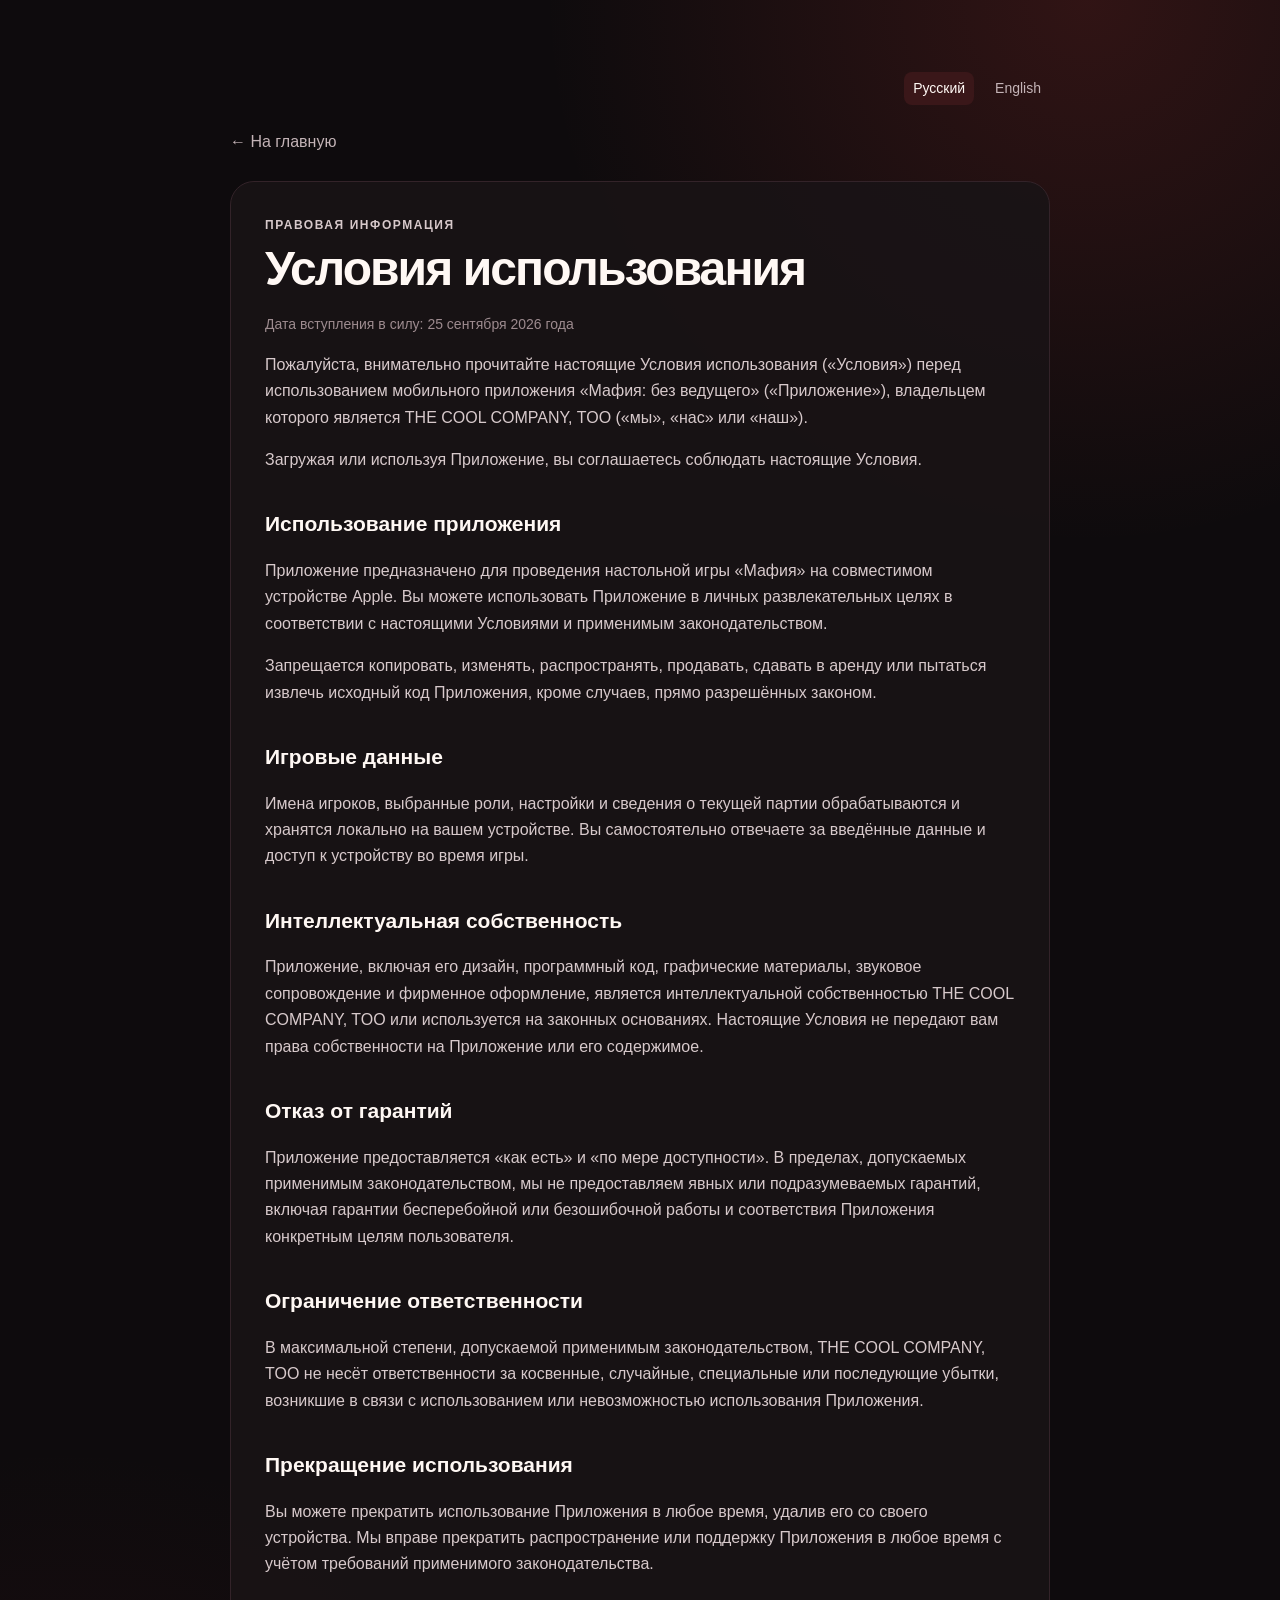
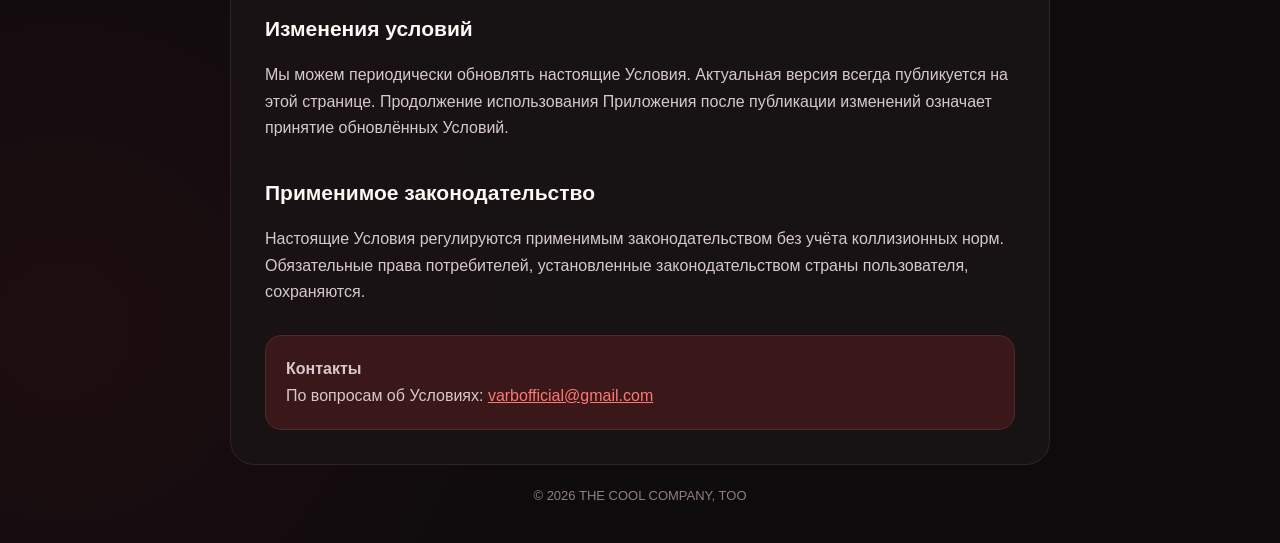
<file: ru/terms/index.html>
<!doctype html>
<html lang="ru">
<head>
  <meta charset="utf-8">
  <meta name="viewport" content="width=device-width, initial-scale=1">
  <meta name="description" content="Условия использования приложения «Мафия: без ведущего».">
  <title>Условия использования — Мафия: без ведущего</title>
  <link rel="canonical" href="https://varb.github.io/mafia/ru/terms/">
  <link rel="alternate" hreflang="ru" href="https://varb.github.io/mafia/ru/terms/">
  <link rel="alternate" hreflang="en" href="https://varb.github.io/mafia/en/terms/">
  <link rel="icon" type="image/png" href="../../assets/favicon.png">
  <link rel="apple-touch-icon" href="../../assets/apple-touch-icon.png">
  <link rel="stylesheet" href="../../assets/styles.css">
</head>
<body>
  <main class="shell">
    <nav class="language-switch" aria-label="Язык"><a href="../../ru/terms/" lang="ru" aria-current="page">Русский</a><a href="../../en/terms/" lang="en">English</a></nav>
    <a class="back" href="../">← На главную</a>
    <article class="document">
      <p class="eyebrow">Правовая информация</p>
      <h1>Условия использования</h1>
      <p class="updated">Дата вступления в силу: 25 сентября 2026 года</p>

      <p>Пожалуйста, внимательно прочитайте настоящие Условия использования («Условия») перед использованием мобильного приложения «Мафия: без ведущего» («Приложение»), владельцем которого является THE COOL COMPANY, TOO («мы», «нас» или «наш»).</p>

      <p>Загружая или используя Приложение, вы соглашаетесь соблюдать настоящие Условия.</p>

      <h2>Использование приложения</h2>
      <p>Приложение предназначено для проведения настольной игры «Мафия» на совместимом устройстве Apple. Вы можете использовать Приложение в личных развлекательных целях в соответствии с настоящими Условиями и применимым законодательством.</p>

      <p>Запрещается копировать, изменять, распространять, продавать, сдавать в аренду или пытаться извлечь исходный код Приложения, кроме случаев, прямо разрешённых законом.</p>

      <h2>Игровые данные</h2>
      <p>Имена игроков, выбранные роли, настройки и сведения о текущей партии обрабатываются и хранятся локально на вашем устройстве. Вы самостоятельно отвечаете за введённые данные и доступ к устройству во время игры.</p>

      <h2>Интеллектуальная собственность</h2>
      <p>Приложение, включая его дизайн, программный код, графические материалы, звуковое сопровождение и фирменное оформление, является интеллектуальной собственностью THE COOL COMPANY, TOO или используется на законных основаниях. Настоящие Условия не передают вам права собственности на Приложение или его содержимое.</p>

      <h2>Отказ от гарантий</h2>
      <p>Приложение предоставляется «как есть» и «по мере доступности». В пределах, допускаемых применимым законодательством, мы не предоставляем явных или подразумеваемых гарантий, включая гарантии бесперебойной или безошибочной работы и соответствия Приложения конкретным целям пользователя.</p>

      <h2>Ограничение ответственности</h2>
      <p>В максимальной степени, допускаемой применимым законодательством, THE COOL COMPANY, TOO не несёт ответственности за косвенные, случайные, специальные или последующие убытки, возникшие в связи с использованием или невозможностью использования Приложения.</p>

      <h2>Прекращение использования</h2>
      <p>Вы можете прекратить использование Приложения в любое время, удалив его со своего устройства. Мы вправе прекратить распространение или поддержку Приложения в любое время с учётом требований применимого законодательства.</p>

      <h2>Изменения условий</h2>
      <p>Мы можем периодически обновлять настоящие Условия. Актуальная версия всегда публикуется на этой странице. Продолжение использования Приложения после публикации изменений означает принятие обновлённых Условий.</p>

      <h2>Применимое законодательство</h2>
      <p>Настоящие Условия регулируются применимым законодательством без учёта коллизионных норм. Обязательные права потребителей, установленные законодательством страны пользователя, сохраняются.</p>

      <div class="contact">
        <p><strong>Контакты</strong><br>
          По вопросам об Условиях: <a href="mailto:varbofficial@gmail.com">varbofficial@gmail.com</a>
        </p>
      </div>
    </article>
    <footer>© 2026 THE COOL COMPANY, TOO</footer>
  </main>
</body>
</html>
</file>
<file: assets/styles.css>
:root {
  color-scheme: dark;
  --bg: #0e0b0d;
  --surface: #191316;
  --surface-hover: #23191d;
  --border: #332329;
  --text: #fff8f4;
  --muted: #c4b4b7;
  --accent: #e6423c;
  --accent-soft: #3a1719;
  --max: 820px;
}

* { box-sizing: border-box; }

html { scroll-behavior: smooth; }

body {
  margin: 0;
  min-height: 100vh;
  background:
    radial-gradient(circle at 85% 0%, rgba(230, 66, 60, .16), transparent 34rem),
    radial-gradient(circle at 5% 90%, rgba(132, 27, 37, .13), transparent 30rem),
    var(--bg);
  color: var(--text);
  font-family: -apple-system, BlinkMacSystemFont, "Segoe UI", sans-serif;
  line-height: 1.65;
}

a { color: #ff7973; }
a:hover { color: #ffaaa5; }

.shell {
  width: min(calc(100% - 40px), var(--max));
  margin: 0 auto;
  padding: 72px 0 36px;
}

.hero { padding: 30px 0 34px; }

.hero-heading {
  display: grid;
  grid-template-columns: minmax(0, 1fr) clamp(116px, 19vw, 164px);
  gap: clamp(22px, 5vw, 48px);
  align-items: center;
  margin-bottom: 22px;
}

.app-icon {
  display: block;
  width: 100%;
  height: auto;
  border-radius: 23%;
  box-shadow: 0 20px 60px rgba(174, 34, 40, .3);
}

.eyebrow {
  margin: 0 0 8px;
  color: #ff7771;
  font-size: 12px;
  font-weight: 750;
  letter-spacing: .13em;
  text-transform: uppercase;
}

h1 {
  margin: 0 0 18px;
  font-size: clamp(36px, 7vw, 62px);
  line-height: 1.05;
  letter-spacing: -.04em;
}

.lead {
  max-width: 680px;
  margin: 0;
  color: var(--muted);
  font-size: clamp(17px, 3vw, 21px);
}

.cards { display: grid; gap: 14px; margin: 18px 0 60px; }

.card {
  display: grid;
  grid-template-columns: 44px 1fr auto;
  gap: 16px;
  align-items: center;
  padding: 20px;
  border: 1px solid var(--border);
  border-radius: 18px;
  background: rgba(25, 19, 22, .88);
  color: var(--text);
  text-decoration: none;
  transition: transform .15s ease, background .15s ease, border-color .15s ease;
}

.card:hover {
  transform: translateY(-2px);
  border-color: #713236;
  background: var(--surface-hover);
  color: var(--text);
}

.card-icon {
  display: grid;
  place-items: center;
  width: 44px;
  height: 44px;
  border-radius: 13px;
  background: var(--accent-soft);
  color: #ff7771;
  font-weight: 800;
}

.card strong, .card small { display: block; }
.card strong { margin-bottom: 2px; font-size: 17px; }
.card small { color: var(--muted); font-size: 14px; }
.arrow { color: #ff7771; font-size: 22px; }

.document {
  padding: 34px;
  border: 1px solid var(--border);
  border-radius: 24px;
  background: rgba(25, 19, 22, .9);
}

.back {
  display: inline-block;
  margin-bottom: 26px;
  color: var(--muted);
  text-decoration: none;
}

.back:hover { color: var(--text); }

.document h1 { font-size: clamp(32px, 6vw, 48px); }
.document h2 { margin: 34px 0 8px; font-size: 21px; }
.document p, .document li { color: #d7c9cb; }
.document ul { padding-left: 22px; }
.updated { color: #9d8b8f !important; font-size: 14px; }

.contact {
  margin-top: 30px;
  padding: 20px;
  border: 1px solid #55262a;
  border-radius: 16px;
  background: var(--accent-soft);
}

.contact p { margin: 0; }

footer {
  padding-top: 20px;
  color: #8f7e82;
  font-size: 13px;
  text-align: center;
}

.home-footer { border-top: 1px solid var(--border); }

@media (max-width: 560px) {
  .shell { width: min(calc(100% - 28px), var(--max)); padding-top: 36px; }
  .document { padding: 24px 20px; border-radius: 20px; }
  .hero-heading { grid-template-columns: minmax(0, 1fr) 88px; gap: 16px; }
  .hero-heading h1 { font-size: clamp(32px, 10vw, 42px); }
  .card { grid-template-columns: 40px 1fr auto; padding: 17px 15px; gap: 12px; }
  .card-icon { width: 40px; height: 40px; }
}

.language-switch {
  display: flex;
  justify-content: flex-end;
  gap: 12px;
  margin-bottom: 24px;
  font-size: 14px;
}

.language-switch a {
  padding: 5px 9px;
  border-radius: 8px;
  color: var(--muted);
  text-decoration: none;
}

.language-switch a:hover,
.language-switch a[aria-current="page"] {
  background: var(--accent-soft);
  color: var(--text);
}
</file>
